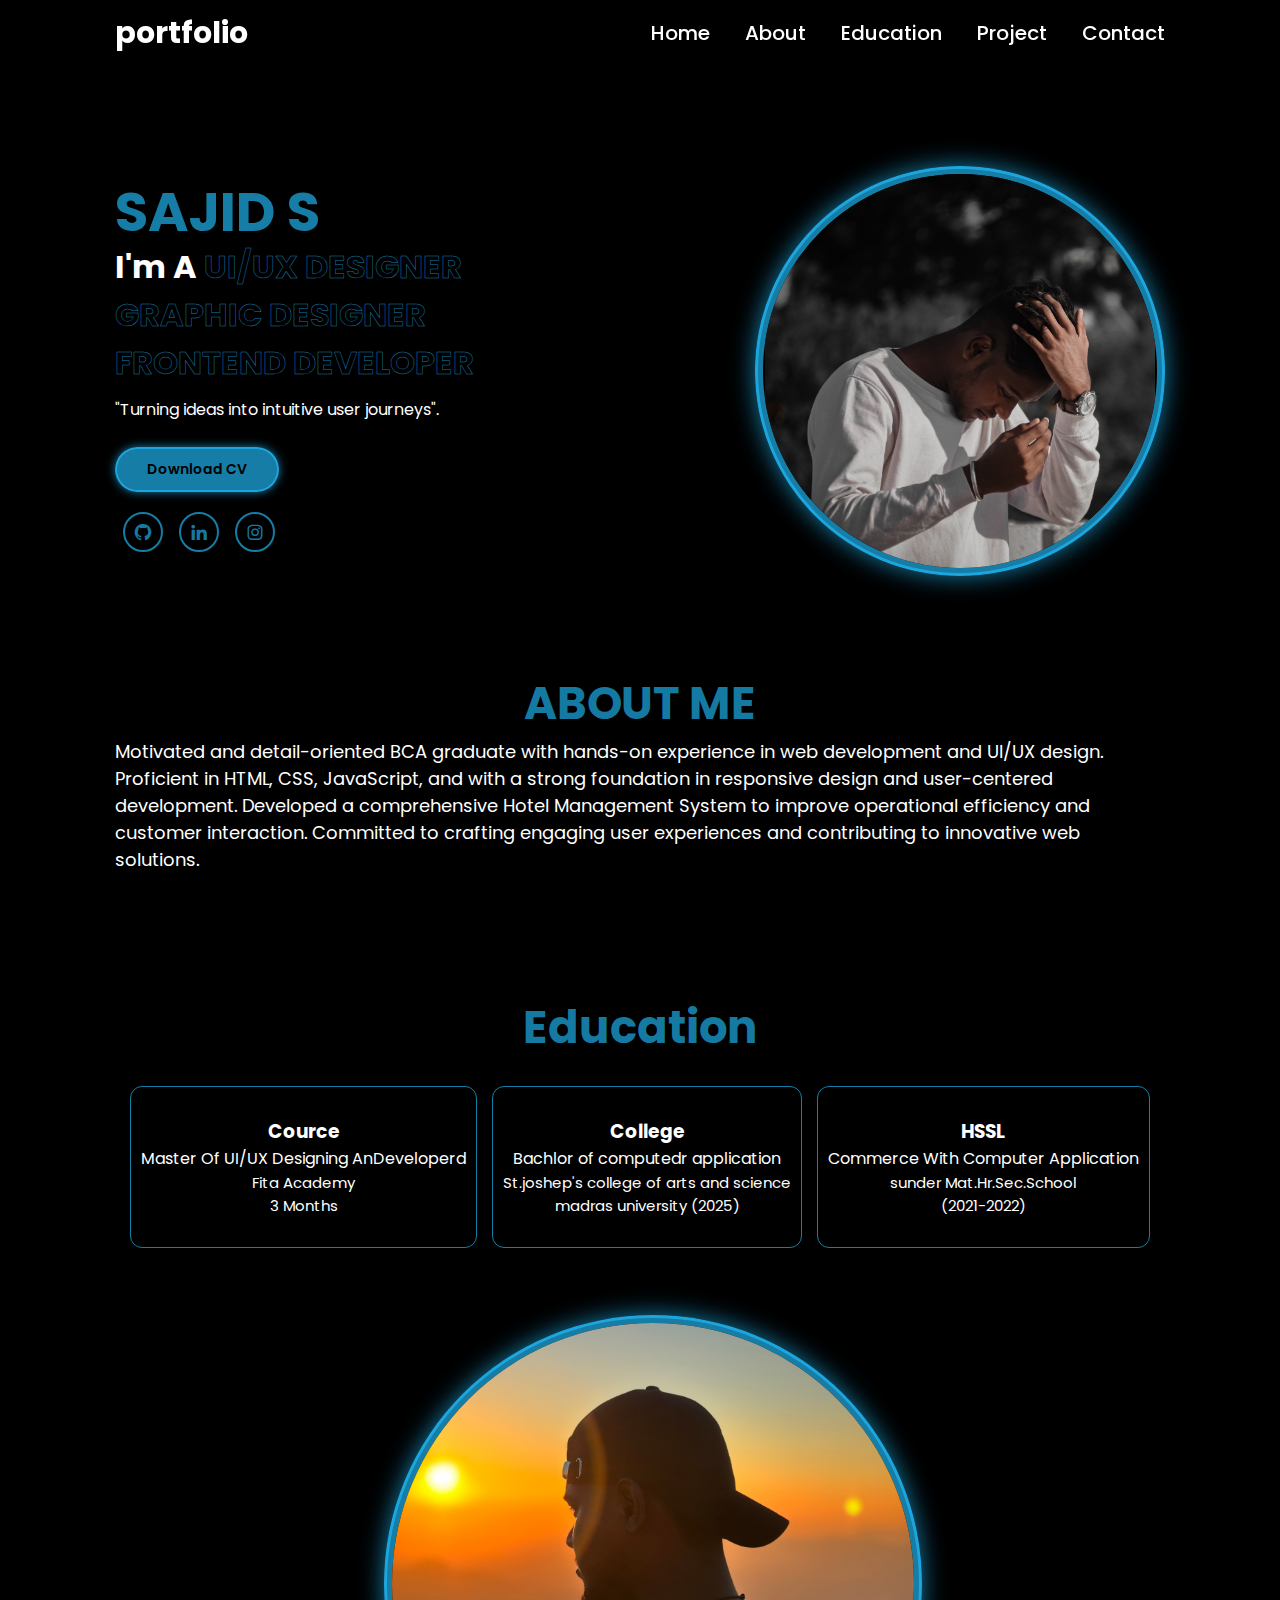
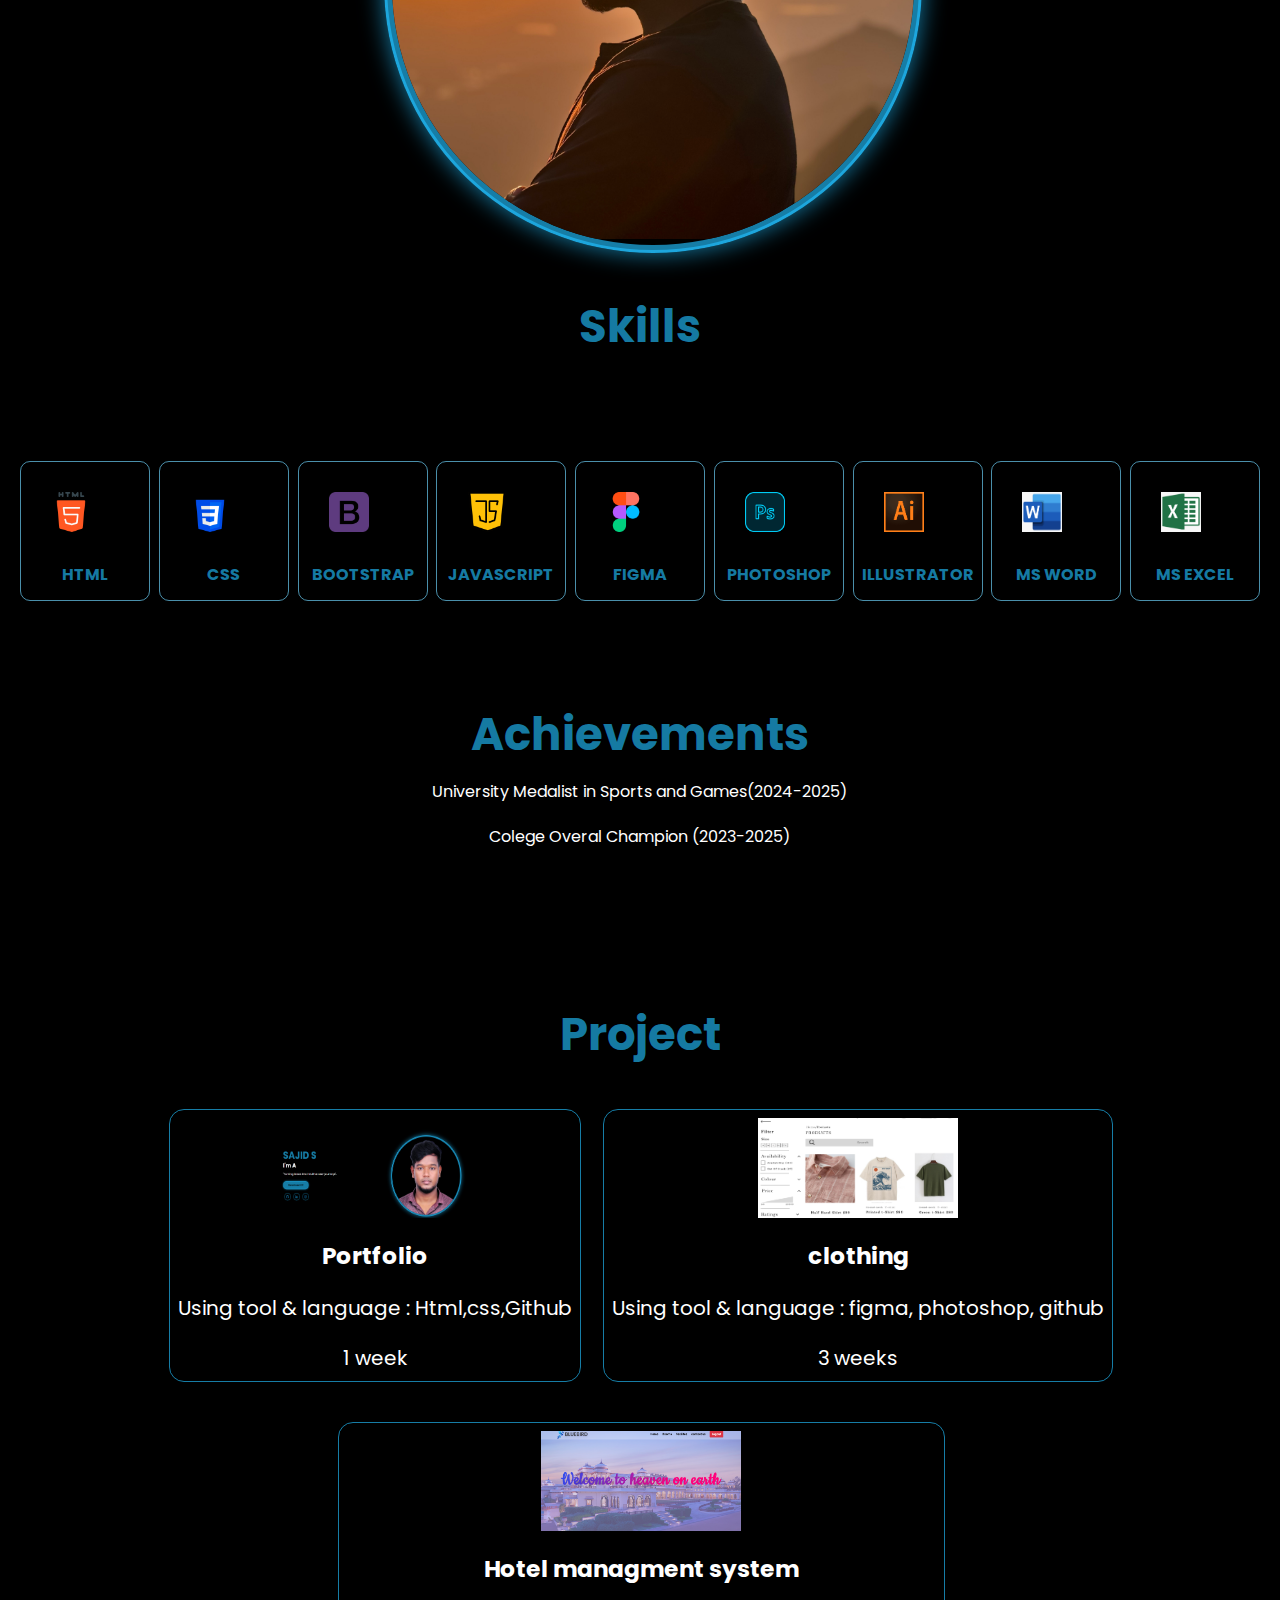
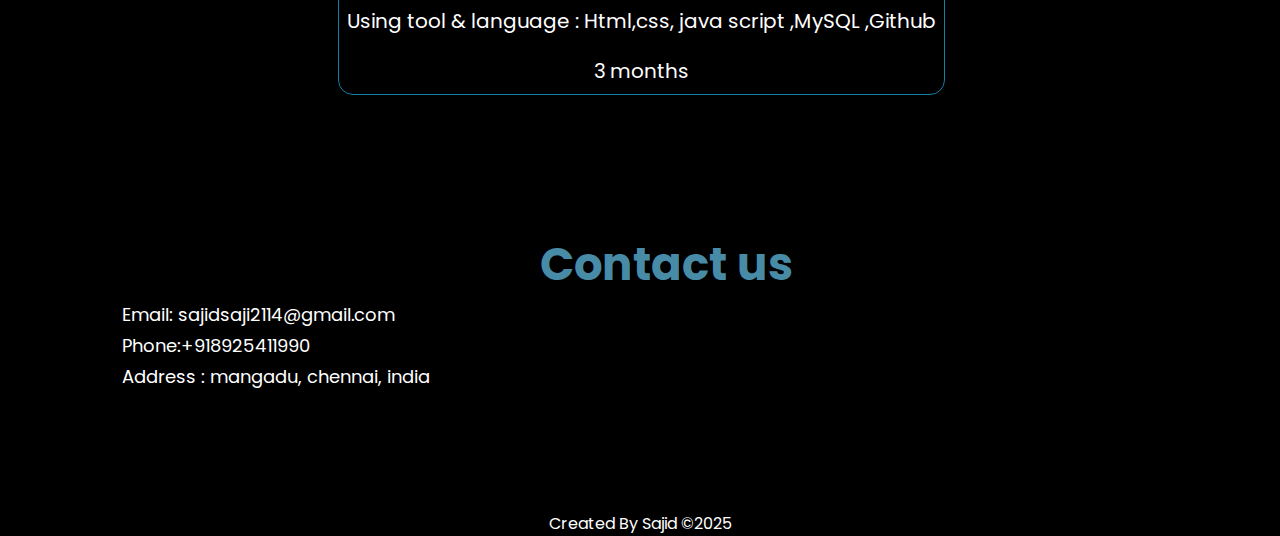
<file: index.html>
<!DOCTYPE html>
<html lang="en">
<head>
    <meta charset="UTF-8">
    <meta name="viewport" content="width=device-width, initial-scale=1.0">
    <title>portfolio</title>
    <link rel="stylesheet" href="style_responsive.css">
    <link href='https://unpkg.com/boxicons@2.1.4/css/boxicons.min.css' rel='stylesheet'>
    <meta name="viewport" content="width=device-width, initial-scale=1.0">
</head>
<body>
    <nav class="nav">  <a href="#" class="logo"> portfolio</a>
    <ul>
        <li ><a href="#">Home</a></li>
        <li><a href="#about">About</a></li>
        <li><a href="#education"> Education</a></li>
        <li><a href="#project">Project</a></li>
        <li><a href="#footer">Contact</a></li>
 </ul></nav>
 <section class="Home">
    <div class="nextline">
    <div class="homeinfo">
        <h1> SAJID S</h1>
        <h2> I'm A
             <span style="--i:3;">UI/UX DESIGNER </span>
              <span style="--i:2;"> GRAPHIC DESIGNER </span>
               <span style="--i:1;">FRONTEND DEVELOPER </span>
               <span>   </span>


        </h2>
        <P> "Turning ideas into intuitive user journeys".

</P>
    </div>
    <div class="btnsci">
        <a href="Resume sajid 1 (1).pdf" class="btn">Download CV </a>
        <div class="sci">
            <a href="https://github.com/sajid0204/portfolio.git"><i class='bx bxl-github'></i></a>
            <a href="https://www.linkedin.com/in/sajid02/"><i class='bx bxl-linkedin' ></i></a> 
            <a href="https://www.instagram.com/sajieee._?igsh=MWM5a2RxaWp3MDB6aQ%3D%3D&utm_source=qr"><i class='bx bxl-instagram'></i></a>
        </div>
    </div>
    </div>
    <div class="homeimg">
        <div class="imgbox">
            <div class="imgitem">
                <img src="IMG_20230115_182530_0297_Original.jpeg" alt="">
            </div>
        </div>
    </div>
</section>
 <section class="about" id="about">
    <div class="aboutinfo"> 
        <h1>ABOUT ME</h1>
        <p> Motivated and detail-oriented BCA graduate with hands-on experience in web development and UI/UX design. Proficient in HTML, CSS, JavaScript, and with a strong foundation in responsive design and user-centered
development. Developed a comprehensive Hotel Management System to improve operational efficiency and
customer interaction. Committed to crafting engaging user experiences and contributing to innovative web
solutions.</p>
    </div>
</section>
     <section class="education" id="education">
        <h1>Education</h1>
        <div class="content">
            <div class="title"><span>Education</span></div>
            <div class="boxes">
            <div class="box">
            <div class="topic"> <h3>Cource</h3>Master Of UI/UX Designing AnDeveloperd</div>
            <p>Fita Academy</p>
            <p>3 Months</p>
            </div>
             <div class="box">
            <div class="topic"> <h3>College</h3>Bachlor of computedr application </div>
            <p>St.joshep's college of arts and science </p>
             <p>madras university (2025)</p>
            </div>
             <div class="box">
            <div class="topic"><h3>HSSL</h3>Commerce With Computer Application</div>
            <p>sunder Mat.Hr.Sec.School</p>
            <p>(2021-2022)</p>
            <p></p>
            </div>
            

        </div>

     </section>
         <div class="homeimg1">
        <div class="imgbox">
            <div class="imgitem">
                <img src="IMG_1855.jpeg" alt="">
            </div>
        </div>
    </div>
     <section class="skills">
        <h1> Skills</h1>
        <div class="skillsinfo" >
            <div>
             <img src="html-5.png" alt="HTML">
             <h3>HTML</h3>
            </div>
            <div>
                <img src="css-3.png" alt=" CSS">
                <h3>CSS</h3>
            </div>
            <div>
                <img src="bootstrap.png" alt="BOOTSTRAP">
                <h3>BOOTSTRAP</h3>
            </div>
            <div>
                <img src="java-script.png" alt="JAVASCRIPT">
                <h3>JAVASCRIPT</h3>
            </div>
            <div> 
                <img src="figma.png" alt="figma">
                <h3> FIGMA </h3>
            </div>
            <div>
                <img src="photoshop.png" alt="">
                <h3> PHOTOSHOP</h3>
            </div>
            <div>
                <img src="illustrator.png" alt="">
                <h3> ILLUSTRATOR </h3>
            </div>
            <div>
                <img src="ms word.png" alt="">
                <h3> MS WORD</h3>
            </div>
            <div>
                <img src="ms excel.png" alt="">
                <h3> MS EXCEL</h3>
            </div>
        </div>
     </section>
     <section class="achi">
        <div>
            <h1> Achievements</h1>
            <li>
                <ul>University Medalist in Sports and Games(2024-2025)</ul>
                <ul> Colege Overal Champion (2023-2025) </ul>
            </li>
        </div>
     </section>
     <section class="pro" id="project">
        <div>
         <h1>Project </h1>

         <div class="proinfo">
            <img src="portfolio.png" alt="">
        <h3>Portfolio</h3>
        <p>Using tool & language : Html,css,Github</P>
        <p>1 week</p>
        </div>
         <div class="proinfo">
            <img src="clothin.png" alt="">
        <h3>clothing</h3>
        <P>Using tool & language :  figma, photoshop, github</P>
         <P>3 weeks</P>
        </div>
                 <div class="proinfo">
            <img src="Hotel managment system.png" alt="">
        <h3>Hotel managment system </h3>
        <P>Using tool & language : Html,css, java script ,MySQL ,Github</P>
         <P>3 months</P>
        </div>
        </div>
     </section>
     <section class="con" id="footer">
        <div class="coninfo">
            <h1>Contact us</h1>
            <p>Email: sajidsaji2114@gmail.com</p>
            <p>Phone:+918925411990</p>
            <p>Address : mangadu, chennai,  india</p>
        </div>
     </section>
    <footer>
        <div class="forter">
            <span>Created By
                <a href="#">Sajid</a>
                &#169;2025 
            </span>

        </div>
    </footer>
</body>
</html>
</file>
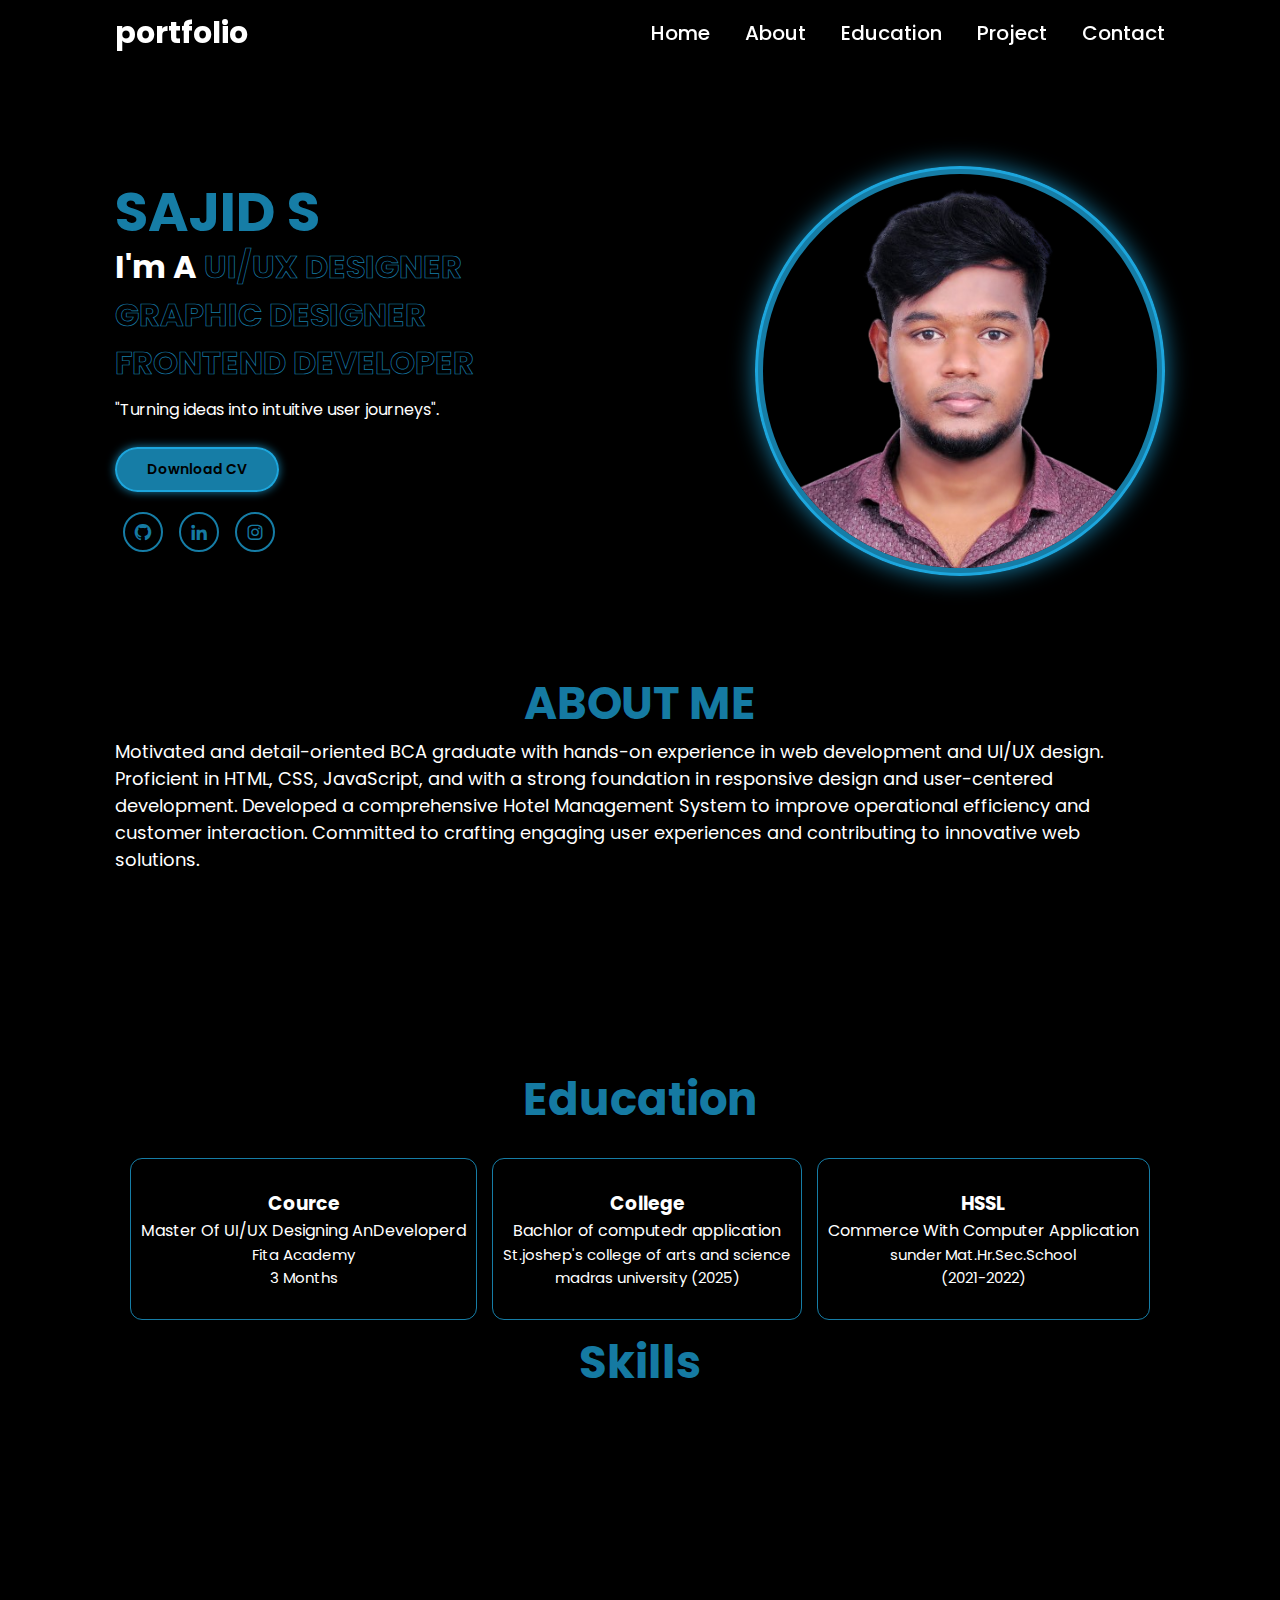
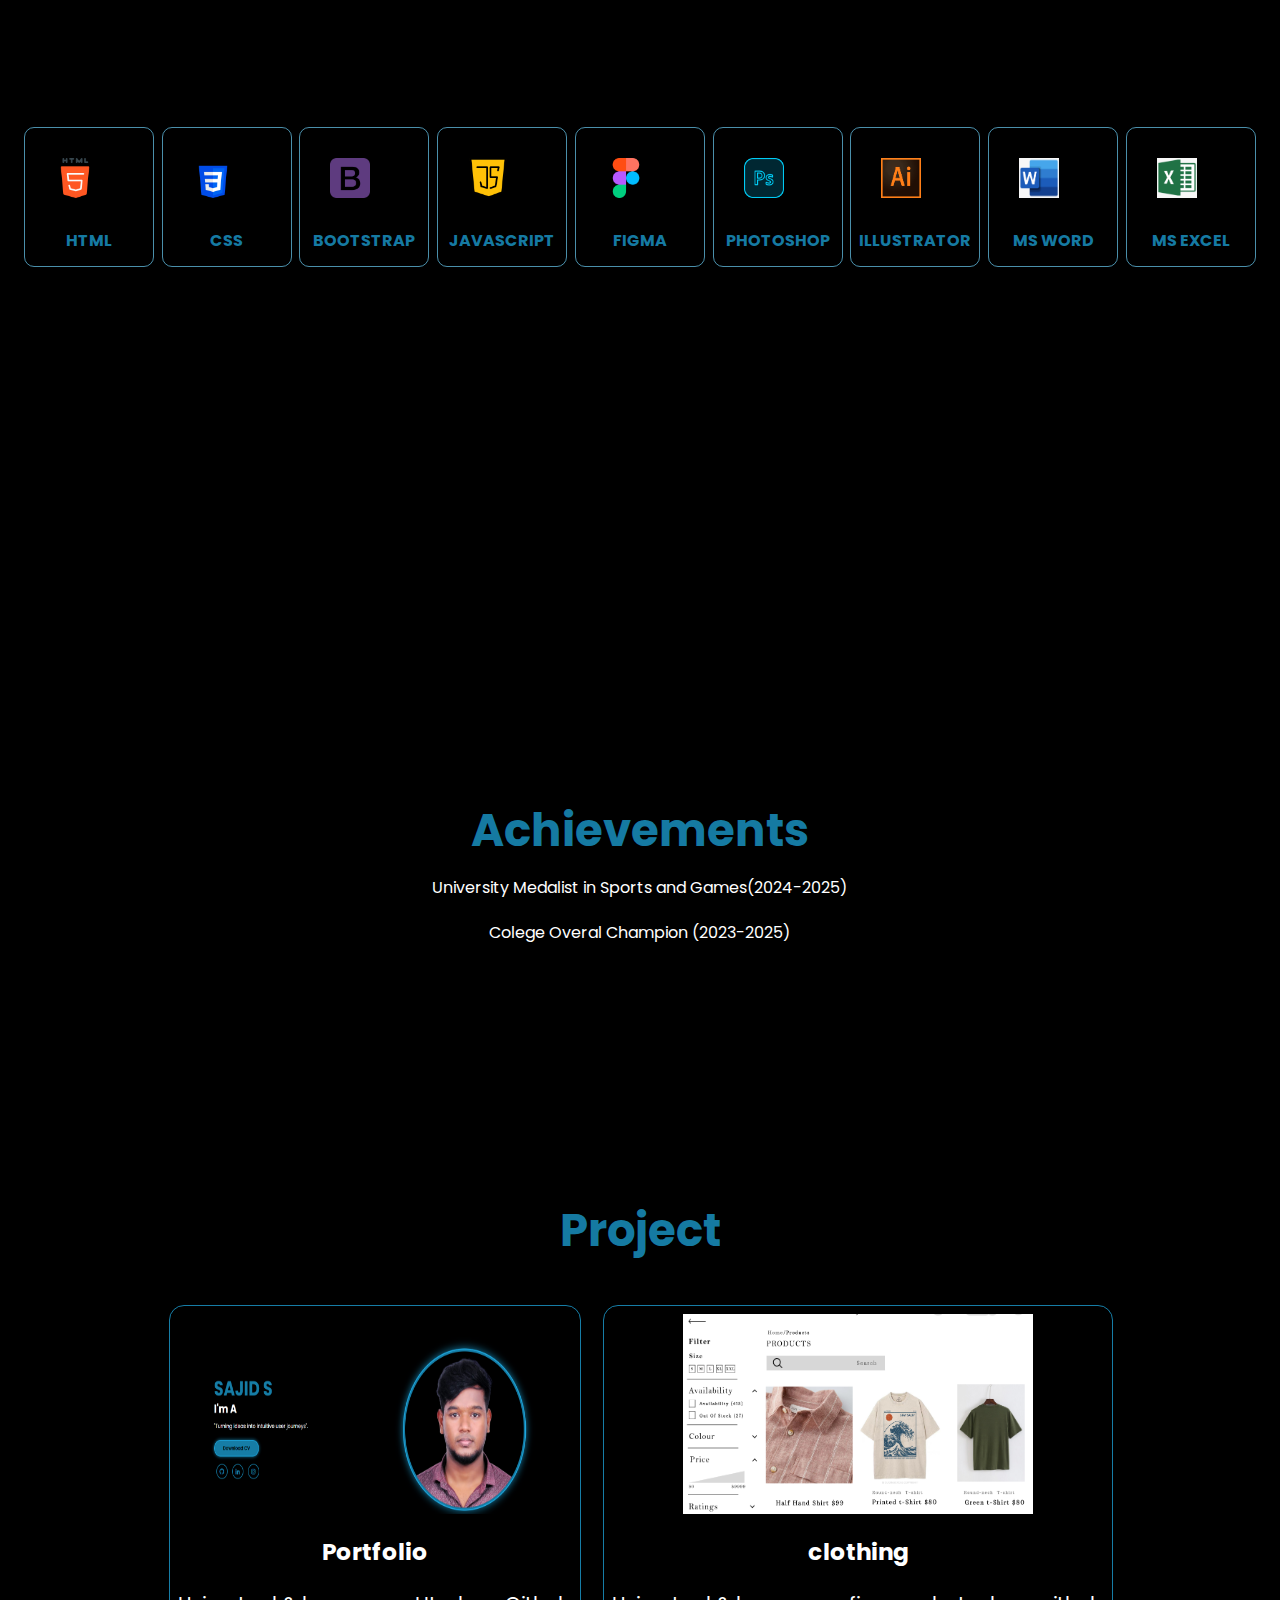
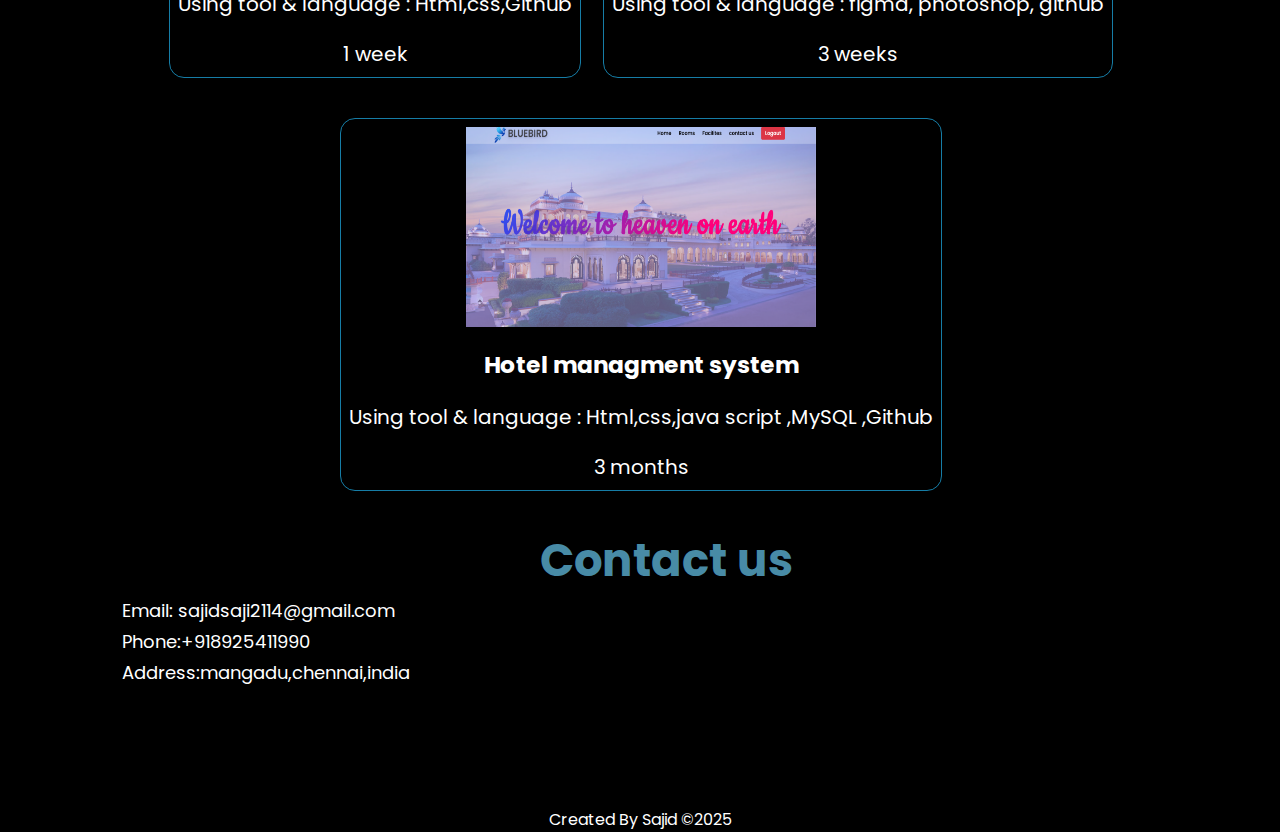
<file: portfolio-main/portfolio/index.html>
<!DOCTYPE html>
<html lang="en">
<head>
    <meta charset="UTF-8">
    <meta name="viewport" content="width=device-width, initial-scale=1.0">
    <title>portfolio</title>
    <link rel="stylesheet" href="style_responsive.css">
    <link href='https://unpkg.com/boxicons@2.1.4/css/boxicons.min.css' rel='stylesheet'>
    <meta name="viewport" content="width=device-width, initial-scale=1.0">
</head>
<body>
    <nav class="nav">  <a href="#" class="logo"> portfolio</a>
    <ul>
        <li ><a href="#">Home</a></li>
        <li><a href="#about">About</a></li>
        <li><a href="#education"> Education</a></li>
        <li><a href="#project">Project</a></li>
        <li><a href="#footer">Contact</a></li>
 </ul></nav>
 <section class="Home">
    <div class="nextline">
    <div class="homeinfo">
        <h1> SAJID S</h1>
        <h2> I'm A
             <span style="--i:3;">UI/UX DESIGNER </span>
              <span style="--i:2;"> GRAPHIC DESIGNER </span>
               <span style="--i:1;">FRONTEND DEVELOPER </span>
               <span>   </span>


        </h2>
        <P> "Turning ideas into intuitive user journeys".

</P>
    </div>
    <div class="btnsci">
        <a href="Resume sajid 1 (1).pdf" class="btn">Download CV </a>
        <div class="sci">
            <a href="https://github.com/sajid0204/portfolio.git"><i class='bx bxl-github'></i></a>
            <a href="https://www.linkedin.com/in/sajid02/"><i class='bx bxl-linkedin' ></i></a> 
            <a href="https://www.instagram.com/sajieee._?igsh=MWM5a2RxaWp3MDB6aQ%3D%3D&utm_source=qr"><i class='bx bxl-instagram'></i></a>
        </div>
    </div>
    </div>
    <div class="homeimg">
        <div class="imgbox">
            <div class="imgitem">
                <img src="IMG_4087-removebg-preview.png" alt="">
            </div>
        </div>
    </div>
</section>
 <section class="about" id="about">
    <div class="aboutinfo"> 
        <h1>ABOUT ME</h1>
        <p> Motivated and detail-oriented BCA graduate with hands-on experience in web development and UI/UX design. Proficient in HTML, CSS, JavaScript, and with a strong foundation in responsive design and user-centered
development. Developed a comprehensive Hotel Management System to improve operational efficiency and
customer interaction. Committed to crafting engaging user experiences and contributing to innovative web
solutions.</p>
    </div>
</section>
     <section class="education" id="education">
        <h1>Education</h1>
        <div class="content">
            <div class="title"><span>Education</span></div>
            <div class="boxes">
            <div class="box">
            <div class="topic"> <h3>Cource</h3>Master Of UI/UX Designing AnDeveloperd</div>
            <p>Fita Academy</p>
            <p>3 Months</p>
            </div>
             <div class="box">
            <div class="topic"> <h3>College</h3>Bachlor of computedr application </div>
            <p>St.joshep's college of arts and science </p>
             <p>madras university (2025)</p>
            </div>
             <div class="box">
            <div class="topic"><h3>HSSL</h3>Commerce With Computer Application</div>
            <p>sunder Mat.Hr.Sec.School</p>
            <p>(2021-2022)</p>
            <p></p>
            </div>
            

        </div>

     </section>
     <section class="skills">
        <h1> Skills</h1>
        <div class="skillsinfo" >
            <div>
             <img src="html-5.png" alt="HTML">
             <h3>HTML</h3>
            </div>
            <div>
                <img src="css-3.png" alt=" CSS">
                <h3>CSS</h3>
            </div>
            <div>
                <img src="bootstrap.png" alt="BOOTSTRAP">
                <h3>BOOTSTRAP</h3>
            </div>
            <div>
                <img src="java-script.png" alt="JAVASCRIPT">
                <h3>JAVASCRIPT</h3>
            </div>
            <div> 
                <img src="figma.png" alt="figma">
                <h3> FIGMA </h3>
            </div>
            <div>
                <img src="photoshop.png" alt="">
                <h3> PHOTOSHOP</h3>
            </div>
            <div>
                <img src="illustrator.png" alt="">
                <h3> ILLUSTRATOR </h3>
            </div>
            <div>
                <img src="ms word.png" alt="">
                <h3> MS WORD</h3>
            </div>
            <div>
                <img src="ms excel.png" alt="">
                <h3> MS EXCEL</h3>
            </div>
        </div>
     </section>
     <section class="achi">
        <div>
            <h1> Achievements</h1>
            <li>
                <ul>University Medalist in Sports and Games(2024-2025)</ul>
                <ul> Colege Overal Champion (2023-2025) </ul>
            </li>
        </div>
     </section>
     <section class="pro" id="project">
        <div>
         <h1>Project </h1>

         <div class="proinfo">
            <img src="portfolio.png" alt="">
        <h3>Portfolio</h3>
        <p>Using tool & language : Html,css,Github</P>
        <p>1 week</p>
        </div>
         <div class="proinfo">
            <img src="clothin.png" alt="">
        <h3>clothing</h3>
        <P>Using tool & language :  figma, photoshop, github</P>
         <P>3 weeks</P>
        </div>
                 <div class="proinfo">
            <img src="Hotel managment system.png" alt="">
        <h3>Hotel managment system </h3>
        <P>Using tool & language : Html,css,java script ,MySQL ,Github</P>
         <P>3 months</P>
        </div>
        </div>
     </section>
     <section class="con" id="footer">
        <div class="coninfo">
            <h1>Contact us</h1>
            <p>Email: sajidsaji2114@gmail.com</p>
            <p>Phone:+918925411990</p>
            <p>Address:mangadu,chennai,india</p>
        </div>
     </section>
    <footer>
        <div class="forter">
            <span>Created By
                <a href="#">Sajid</a>
                &#169;2025 
            </span>

        </div>
    </footer>
</body>
</html>
</file>
<file: style_responsive.css>
@import url('https://fonts.googleapis.com/css2?family=Poppins:ital,wght@0,100;0,200;0,300;0,400;0,500;0,600;0,700;0,800;0,900;1,100;1,200;1,300;1,400;1,500;1,600;1,700;1,800;1,900&display=swap');

*{
    margin: 0;
    padding: 0;
    box-sizing: border-box;
    font-family: 'poppins', sans-serif;
}
body{
    background: black;
    
}
html{
    scroll-behavior: smooth;
}
a{
    color: white;
    text-decoration: none;
}
.nav{
    position: sticky; top:0;
    background-color: rgba(0, 0, 0, 0.829);
    position: 0;
    left: 0;
    right: 0;
    flex-basis: 100%;
    padding: 10px 9%;
    display: flex;
    justify-content: space-between;
    align-items: center;
    z-index: 100;
}
.nav .logo{
    font-size: 30px;
    font-weight: 700;

}
@media screen and (max-width:400px) {
    .nav{
        width:100%;
    }
}
.nav ul {
    display: flex;
}
.nav ul li {
    list-style: none;
    margin-left: 35px;
}
.nav ul li a {
    font-size: 20px;
    font-weight: 500;
    transition: .5s;
}
.nav ul li:hover a ,
.nav ul li.active a {
    color: #21bbf8ab
}
.Home{
    display: flex;
    align-items: center;
    justify-content:space-between;
    height: 550px;
    width: 100%;
    padding:60px 9% 0;
    color: white;
}
@media screen and (max-width:400px) {
    .Home{
        width: 100%;
    }
    
}
.homeinfo h1{
    font-size: 55px;
    color: #21bbf8ab;
}
.homeinfo h2 {
    font-size: 32px;
    margin-top: -10px;
}
.homeinfo h2 span{
    display: inline-block;
    color: transparent;
    -webkit-text-stroke: .5px #21bbf8ab;
    animation: display-text 6s linear  infinite ;
    animation-delay: calc(-4s*var(--i));
}
@keyframes display-text {
    25%,100% 
    {
        display: none;
    }

}
.homeinfo p {
    display: flex;
    justify-content: flex-start;
    font-size: 16px;
    margin: 10px 0 25px;
}
.homeinfo .btnsci{
    display:flex;
    align-items: center;
}
.btn{
    display: inline-block;

    padding: 10px 30px;
    background-color:rgba(33, 187, 248, 0.671) ;
    border: 2px solid rgba(33, 187, 248, 0.671);
    border-radius: 40px;
    box-shadow:  0 0 10px rgba(33, 187, 248, 0.671);
    font-size: 14px;
    color: black;
    font-weight: 600;
    transition: .5s;
}
.nextline{
    display: flex;
    flex-direction: column;

}
.btn:hover{
    background-color:transparent ;
    color: rgba(33, 187, 248, 0.671) ;
    box-shadow:none;
}
  .btnsci .sci{
    display: flex;
    margin-top: 20px;
    margin-bottom: 20px;

}
  .btnsci .sci a {
    display: inline-flex;
    padding: 8px;
    border: 2px solid  rgba(33, 187, 248, 0.671);
    border-radius: 50%;
    font-size: 20px;
    color:  rgba(33, 187, 248, 0.671);
    margin: 0 8px;
    transition: .5s;
 }
   .btnsci .sci a:hover{
    background-color: rgba(33, 187, 248, 0.671)  ;
    color: black;
    box-shadow:  rgba(33, 187, 248, 0.671) ;
   }

 
.homeimg .imgbox {background-color: #21bbf8ab;
    width: 32vw;
    height: 32vw;
    border-radius: 50%;
    padding: 5px;
    cursor: pointer;
    transition:0.5s linear;
        border: 3px solid #21bbf8ab ;
                box-shadow: 0 0 25px  #21bbf8ab;
}
     .homeimg .imgbox:hover{
        transform: scale(1.1);
        box-shadow: 0 0 25px #21bbf8ab;
     }
.homeimg .imgbox .imgitem {
    position: relative;
    width: 100%;
    background-color: black;
    height: 100%;
    border-radius: 50%;
    display: flex;
    justify-content: center;
    overflow: hidden;
}
.homeimg .imgbox .imgitem img{
    position: absolute;
    display: block;
    width: 99%;
    object-fit: cover;
}
.about{
    display: flex;
    align-items: center;
    justify-content:space-between;
    height: 250px;
    width: 100%;
    padding:60px 9% 0;
    color: white;
}
@media screen and (max-width:400px) {
    .about{
        width:100%;
    }    
}
.about .aboutinfo h1 {
    font-size: 45px;
    color: #21bbf8ab;
    text-align: center
}
.about .aboutinfo p {
    font-size: 18px;
    display: contents;
    justify-content: flex-start;
}

 .education .boxes{
    display: flex;
    justify-content:space-evenly;
    align-items: center;
    border-color: 1px #21bbf8ab;
    height: 100px;
    width: 100%;
    margin-bottom: 10%;
    padding: 60px 9% 0;

   }
   @media screen and (max-width:400px) {
     .education{ 
        width:100%;
    }    
}
   .education  h1{
    font-size: 45px;
    color: #21bbf8ab;
    text-align: center;
    margin-top:10%;
   }
   .education .boxes .box{
    margin: 20px 0;
    width: calc(100% /3-20px);
    text-align: center;
    border-radius: 12px;
    padding:30px 10px;
 border: 1px solid  rgba(33, 187, 248, 0.671);
    cursor: default;
    color: white;
    transition: all 0.4s ease;
   }
   .education .boxes .box:hover{

    box-shadow: 0 0 25px #21bbf8ab;
    color: white;
   }
   .education .boxes .box .icon{
    height: 50px;
    width: 50px;
    background-color:#21bbf8ab;
    border-radius: 50%;
    text-align: center;
    line-height: 50px;
    font-size: 18px;
    color: white;
    margin: 0 auto 10px auto;
    transition: all 0.4s ease;
   }
   .box p{
    font-size: 15px;
   }
   .education .boxes .box:hover .topic,
   .education .boxes .box:hover p{
    color: white;
    transition: all 0.4s ease;
   }
   .education .boxes .box:hover .topic,
   .education .boxes .box:hover p{
    color: white;
   }
.icon{
  width: 300px;
  height: 2080px;
}
.homeimg1 .imgbox {background-color: #21bbf8ab;
    width: 42vw;
    height: 42vw;
    border-radius: 50%;
    padding: 5px;
    margin-left: 30%;
    cursor: pointer;
    transition:0.5s linear;
        border: 3px solid #21bbf8ab ;
                box-shadow: 0 0 25px  #21bbf8ab;
}
     .homeimg1 .imgbox:hover{
        transform: scale(1.1);
        box-shadow: 0 0 25px #21bbf8ab;
     }
.homeimg1 .imgbox .imgitem {
    position: relative;
    width: 100%;
    background-color: black;
    height: 100%;
    border-radius: 50%;
    display: flex;
    justify-content: center;
    overflow: hidden;
}
.homeimg1 .imgbox .imgitem img{
    position: absolute;
    display: block;
    width: 100%;
    margin-bottom: 20px;
    object-fit: cover;
}
.skills{
    display: flex;
    flex-wrap: wrap;
    justify-content: space-around;
    margin: 20px;
    margin-top: 20px;
}
.skills h1{
    color: #21bbf8ab;
    font-size: 45px;
    text-align: center;
    margin-top: 20px;
    margin-bottom: 100px;
}
.skills .skillsinfo{
    display: flex;
    flex-wrap: wrap;
    justify-content: space-evenly;
    justify-content: space-between;
    align-items: center;
    text-align: center;
   height: 40px;
    width: 100%;
}
.skills .skillsinfo img{
    display: flex;
    justify-content: space-between;
    text-align: center;
    height: 40px;
    width: 40px;
    margin: 30px;  
    margin-left: 45 px;
}
.skills .skillsinfo h3{
    font-size: 16px;
    color: #21bbf8ab;
    text-align: center;
    
}
.skills .skillsinfo div{
    border: 1px solid #6fd5fdab;
    border-radius: 10px;
    width: 130px;
    height: 140px;   
}
.skills .skillsinfo :hover{
    box-shadow: 0 0 25px #21bbf8ab;   
}
.achi{
    height: 100px;
    width: 100%;
    margin-top: 200px;
}
 .achi h1{
 color: #21bbf8ab;
 text-align: center;
 font-size: 45px;
}
.achi li ul {
    color: white;
    text-align: center;
    padding: 10px;
}
.pro{
    display: flex;
    justify-content: space-around;
    text-align: center;
    height: 700px;
    width: 100%;
    margin-top: 200px;
    color: white;
}

.pro h1{
    font-size: 45px;
    color: #21bbf8ab;
    text-align: center;
    margin-bottom: 20px;
}

    .pro .proinfo{
        align-items: center;
        justify-content: center;
        display: flex;
        flex-direction: column;
        gap: 20px;
        margin: 70px;
        margin-left: 10px;
     display: inline-flex;
    padding: 8px;
    border: 1px solid  rgba(33, 187, 248, 0.671);
    border-radius: 15PX;
    font-size: 20px;
    color:  rgb(255, 255, 255);
    margin: 20px 8px;
    margin-left: 10px;
    transition: .5s;

    }
    .pro .proinfo img{
        height: 100px;
        width: 200px;
    }
      
     .pro .proinfo:hover{
    color: rgb(255, 255, 255);
    box-shadow: 0 0 25px #21bbf8ab;
    } 

    .con{
        display: flex;
        background-color: rgba(0, 0, 0, 0.212);
        justify-content:start;
        text-align: center;
        height: 400px;
        width: 100%;
        padding: 120px;
        margin-top:10px ;
        gap: 10px;
    }
    .con .coninfo h1{
        margin-left: 420px;
        font-size: 45px;
        color: #6fd5fdab;
        align-items: center;
        display: flex;
        justify-content: center;
    }
    .con .coninfo p{
        text-align: start;
        font-size: 18px;
        color: white ;
        padding: 2px;
    }
.forter{
    display: flex;
    justify-content: center;
    text-align: center;
    color: white;
}


/* ===============================================
   Responsive Design Improvements
   =============================================== */

/* Mobile Devices (max-width: 600px) */
@media screen and (max-width: 600px) {
    .nav {
        flex-direction: column;
        align-items: flex-start;
    }
    .nav ul {
        flex-direction: column;
        width: 100%;
        margin-top: 10px;
    }
    .nav ul li {
        margin: 10px 0;
    }
    .Home, .about, .education .boxes, .skills, .pro, .con {
        flex-direction: column;
        height: auto;
        padding: 20px;
    }
    .homeinfo h1 {
        font-size: 32px;
    }
    .homeinfo h2 {
        font-size: 20px;
    }
    .homeimg .imgbox {
        width: 70vw;
        height: 70vw;
    }
    .education .boxes .box {
        width: 100%;
        margin: 10px 0;
    }
    .skills{
    display: flex;
    flex-wrap: wrap;
    justify-content: space-around;
    margin: 20px;
}
.skills h1{
    color: #21bbf8ab;
    font-size: 45px;
    text-align: center;
    margin-top: 50px;
    margin-bottom: 100px;
}
.skills .skillsinfo{
    display: flex;
    flex-wrap: wrap;
    justify-content: space-around;
    align-items: center;
    text-align: center;
   height: 400px;
    width: 100%;
}
.skills .skillsinfo img{
    display: flex;
    justify-content: space-between;
    text-align: center;
    height: 40px;
    width: 40px;
    margin: 30px;  
    margin-left: 45 px;
}
.skills .skillsinfo h3{
    font-size: 16px;
    color: #21bbf8ab;
    text-align: center;
    
}
.skills .skillsinfo div{
    border: 1px solid #6fd5fdab;
    border-radius: 10px;
    width: 130px;
    height: 140px;
    
}
.skills .skillsinfo :hover{
    box-shadow: 0 0 25px #21bbf8ab;
    
}
.achi{
    height: 200px;
    width: 100%;
    margin-top: 300px;
}
 .achi h1{
 color: #21bbf8ab;
 text-align: center;
 font-size: 45px;
}
.achi li ul {
    color: white;
    text-align: center;
    padding: 10px;
}
    
    .pro {
        margin-top: 50px;
    }
    .con {
        padding: 20px;
        flex-direction: column;
        align-items: flex-start;
    }
    .con .coninfo h1 {
        margin-left: 0;
        font-size: 28px;
    }
}

/* Tablets (601px to 1024px) */
@media screen and (min-width: 601px) and (max-width: 1024px) {
    .Home, .about, .education .boxes, .skills, .pro, .con {
        flex-direction: column;
        padding: 40px;
        height: auto;
    }
    .homeinfo h1 {
        font-size: 40px;
    }
    .homeinfo h2 {
        font-size: 26px;
    }
    .homeimg .imgbox {
        width: 50vw;
        height: 50vw;
    }
    .education .boxes .box {
        width: 80%;
        margin: 15px 0;
    }
    .skills .skillsinfo img {
        height: 90px;
        width: 90px;
    }
}

/* Large Screens (Desktop) */
@media screen and (min-width: 1025px) {
    /* Keep original styling, no major overrides */
}
</file>
<file: portfolio-main/portfolio/style_responsive.css>
@import url('https://fonts.googleapis.com/css2?family=Poppins:ital,wght@0,100;0,200;0,300;0,400;0,500;0,600;0,700;0,800;0,900;1,100;1,200;1,300;1,400;1,500;1,600;1,700;1,800;1,900&display=swap');

*{
    margin: 0;
    padding: 0;
    box-sizing: border-box;
    font-family: 'poppins', sans-serif;
}
body{
    background: black;
    
}
html{
    scroll-behavior: smooth;
}
a{
    color: white;
    text-decoration: none;
}
.nav{
    position: sticky; top:0;
    background-color: rgba(0, 0, 0, 0.829);
    position: 0;
    left: 0;
    right: 0;
    flex-basis: 100%;
    padding: 10px 9%;
    display: flex;
    justify-content: space-between;
    align-items: center;
    z-index: 100;
}
.nav .logo{
    font-size: 30px;
    font-weight: 700;

}
@media screen and (max-width:400px) {
    .nav{
        width:100%;
    }
}
.nav ul {
    display: flex;
}
.nav ul li {
    list-style: none;
    margin-left: 35px;
}
.nav ul li a {
    font-size: 20px;
    font-weight: 500;
    transition: .5s;
}
.nav ul li:hover a ,
.nav ul li.active a {
    color: #21bbf8ab
}
.Home{
    display: flex;
    align-items: center;
    justify-content:space-between;
    height: 550px;
    width: 100%;
    padding:60px 9% 0;
    color: white;
}
@media screen and (max-width:400px) {
    .Home{
        width: 100%;
    }
    
}
.homeinfo h1{
    font-size: 55px;
    color: #21bbf8ab;
}
.homeinfo h2 {
    font-size: 32px;
    margin-top: -10px;
}
.homeinfo h2 span{
    display: inline-block;
    color: transparent;
    -webkit-text-stroke: .7px #21bbf8ab;
    animation: display-text 6s linear  infinite ;
    animation-delay: calc(-4s*var(--i));
}
@keyframes display-text {
    25%,100% 
    {
        display: none;
    }

}
.homeinfo p {
    display: flex;
    justify-content: flex-start;
    font-size: 16px;
    margin: 10px 0 25px;
}
.homeinfo .btnsci{
    display:flex;
    align-items: center;
}
.btn{
    display: inline-block;

    padding: 10px 30px;
    background-color:rgba(33, 187, 248, 0.671) ;
    border: 2px solid rgba(33, 187, 248, 0.671);
    border-radius: 40px;
    box-shadow:  0 0 10px rgba(33, 187, 248, 0.671);
    font-size: 14px;
    color: black;
    font-weight: 600;
    transition: .5s;
}
.nextline{
    display: flex;
    flex-direction: column;

}
.btn:hover{
    background-color:transparent ;
    color: rgba(33, 187, 248, 0.671) ;
    box-shadow:none;
}
  .btnsci .sci{
    display: flex;
    margin-top: 20px;
    margin-bottom: 20px;

}
  .btnsci .sci a {
    display: inline-flex;
    padding: 8px;
    border: 2px solid  rgba(33, 187, 248, 0.671);
    border-radius: 50%;
    font-size: 20px;
    color:  rgba(33, 187, 248, 0.671);
    margin: 0 8px;
    transition: .5s;
 }
   .btnsci .sci a:hover{
    background-color: rgba(33, 187, 248, 0.671)  ;
    color: black;
    box-shadow:  rgba(33, 187, 248, 0.671) ;
   }

 
.homeimg .imgbox {background-color: #21bbf8ab;
    width: 32vw;
    height: 32vw;
    border-radius: 50%;
    padding: 5px;
    cursor: pointer;
    transition:0.5s linear;
        border: 3px solid #21bbf8ab ;
                box-shadow: 0 0 25px  #21bbf8ab;
}
     .homeimg .imgbox:hover{
        transform: scale(1.1);
        box-shadow: 0 0 25px #21bbf8ab;
     }
.homeimg .imgbox .imgitem {
    position: relative;
    width: 100%;
    background-color: black;
    height: 100%;
    border-radius: 50%;
    display: flex;
    justify-content: center;
    overflow: hidden;
}
.homeimg .imgbox .imgitem img{
    position: absolute;
    display: block;
    width: 85%;
    object-fit: cover;
}
.about{
    display: flex;
    align-items: center;
    justify-content:space-between;
    height: 250px;
    width: 100%;
    padding:60px 9% 0;
    color: white;
}
@media screen and (max-width:400px) {
    .about{
        width:100%;
    }    
}
.about .aboutinfo h1 {
    font-size: 45px;
    color: #21bbf8ab;
    text-align: center
}
.about .aboutinfo p {
    font-size: 18px;
    display: contents;
    justify-content: flex-start;
}

 .education .boxes{
    display: flex;
    justify-content:space-evenly;
    align-items: center;
    border-color: 1px #21bbf8ab;
    height: 100px;
    width: 100%;
    padding: 60px 9% 0;

   }
   @media screen and (max-width:400px) {
     .education{ 
        width:100%;
    }    
}
   .education  h1{
    font-size: 45px;
    color: #21bbf8ab;
    text-align: center;
    margin-top: 200px;
   }
   .education .boxes .box{
    margin: 20px 0;
    width: calc(100% /3-20px);
    text-align: center;
    border-radius: 12px;
    padding:30px 10px;
 border: 1px solid  rgba(33, 187, 248, 0.671);
    cursor: default;
    color: white;
    transition: all 0.4s ease;
   }
   .education .boxes .box:hover{

    box-shadow: 0 0 25px #21bbf8ab;
    color: white;
   }
   .education .boxes .box .icon{
    height: 50px;
    width: 50px;
    background-color:#21bbf8ab;
    border-radius: 50%;
    text-align: center;
    line-height: 50px;
    font-size: 18px;
    color: white;
    margin: 0 auto 10px auto;
    transition: all 0.4s ease;
   }
   .box p{
    font-size: 15px;
   }
   .education .boxes .box:hover .topic,
   .education .boxes .box:hover p{
    color: white;
    transition: all 0.4s ease;
   }
   .education .boxes .box:hover .topic,
   .education .boxes .box:hover p{
    color: white;
   }
.icon{
  width: 300px;
  height: 2080px;
}
.skills{
    display: flex;
    flex-wrap: wrap;
    justify-content: space-around;
    margin: 20px;
}
.skills h1{
    color: #21bbf8ab;
    font-size: 45px;
    text-align: center;
    margin-top: 50px;
    margin-bottom: 100px;
}
.skills .skillsinfo{
    display: flex;
    flex-wrap: wrap;
    justify-content: space-around;
    align-items: center;
    text-align: center;
   height: 600px;
    width: 100%;
}
.skills .skillsinfo img{
    display: flex;
    justify-content: space-between;
    text-align: center;
    height: 40px;
    width: 40px;
    margin: 30px;  
    margin-left: 45 px;
}
.skills .skillsinfo h3{
    font-size: 16px;
    color: #21bbf8ab;
    text-align: center;
    
}
.skills .skillsinfo div{
    border: 1px solid #6fd5fdab;
    border-radius: 10px;
    width: 130px;
    height: 140px;
    
}
.skills .skillsinfo :hover{
    box-shadow: 0 0 25px #21bbf8ab;
    
}
.achi{
    height: 200px;
    width: 100%;
    margin-top: 300px;
}
 .achi h1{
 color: #21bbf8ab;
 text-align: center;
 font-size: 45px;
}
.achi li ul {
    color: white;
    text-align: center;
    padding: 10px;
}
.pro{
    display: flex;
    justify-content: space-around;
    text-align: center;
    height: 800px;
    width: 100%;
    margin-top: 200px;
    color: white;
}

.pro h1{
    font-size: 45px;
    color: #21bbf8ab;
    text-align: center;
    margin-bottom: 20px;
}

    .pro .proinfo{
        align-items: center;
        justify-content: center;
        display: flex;
        flex-direction: column;
        gap: 20px;
        margin: 70px;
        margin-left: 10px;
     display: inline-flex;
    padding: 8px;
    border: 1px solid  rgba(33, 187, 248, 0.671);
    border-radius: 15PX;
    font-size: 20px;
    color:  rgb(255, 255, 255);
    margin: 20px 8px;
    margin-left: 10px;
    transition: .5s;

    }
    .pro .proinfo img{
        height: 200px;
        width: 350px;
    }
      
     .pro .proinfo:hover{
    color: rgb(255, 255, 255);
    box-shadow: 0 0 25px #21bbf8ab;
    } 

    .con{
        display: flex;
        background-color: rgba(0, 0, 0, 0.212);
        justify-content:start;
        text-align: center;
        height: 400px;
        width: 100%;
        padding: 120px;
        margin-top:10px ;
        gap: 10px;
    }
    .con .coninfo h1{
        margin-left: 420px;
        font-size: 45px;
        color: #6fd5fdab;
        align-items: center;
        display: flex;
        justify-content: center;
    }
    .con .coninfo p{
        text-align: start;
        font-size: 18px;
        color: white ;
        padding: 2px;
    }
.forter{
    display: flex;
    justify-content: center;
    text-align: center;
    color: white;
}


/* ===============================================
   Responsive Design Improvements
   =============================================== */

/* Mobile Devices (max-width: 600px) */
@media screen and (max-width: 600px) {
    .nav {
        flex-direction: column;
        align-items: flex-start;
    }
    .nav ul {
        flex-direction: column;
        width: 100%;
        margin-top: 10px;
    }
    .nav ul li {
        margin: 10px 0;
    }
    .Home, .about, .education .boxes, .skills, .pro, .con {
        flex-direction: column;
        height: auto;
        padding: 20px;
    }
    .homeinfo h1 {
        font-size: 32px;
    }
    .homeinfo h2 {
        font-size: 20px;
    }
    .homeimg .imgbox {
        width: 70vw;
        height: 70vw;
    }
    .education .boxes .box {
        width: 100%;
        margin: 10px 0;
    }
    .skills{
    display: flex;
    flex-wrap: wrap;
    justify-content: space-around;
    margin: 20px;
}
.skills h1{
    color: #21bbf8ab;
    font-size: 45px;
    text-align: center;
    margin-top: 50px;
    margin-bottom: 100px;
}
.skills .skillsinfo{
    display: flex;
    flex-wrap: wrap;
    justify-content: space-around;
    align-items: center;
    text-align: center;
   height: 600px;
    width: 100%;
}
.skills .skillsinfo img{
    display: flex;
    justify-content: space-between;
    text-align: center;
    height: 40px;
    width: 40px;
    margin: 30px;  
    margin-left: 45 px;
}
.skills .skillsinfo h3{
    font-size: 16px;
    color: #21bbf8ab;
    text-align: center;
    
}
.skills .skillsinfo div{
    border: 1px solid #6fd5fdab;
    border-radius: 10px;
    width: 130px;
    height: 140px;
    
}
.skills .skillsinfo :hover{
    box-shadow: 0 0 25px #21bbf8ab;
    
}
.achi{
    height: 200px;
    width: 100%;
    margin-top: 300px;
}
 .achi h1{
 color: #21bbf8ab;
 text-align: center;
 font-size: 45px;
}
.achi li ul {
    color: white;
    text-align: center;
    padding: 10px;
}
    
    .pro {
        margin-top: 50px;
    }
    .con {
        padding: 20px;
        flex-direction: column;
        align-items: flex-start;
    }
    .con .coninfo h1 {
        margin-left: 0;
        font-size: 28px;
    }
}

/* Tablets (601px to 1024px) */
@media screen and (min-width: 601px) and (max-width: 1024px) {
    .Home, .about, .education .boxes, .skills, .pro, .con {
        flex-direction: column;
        padding: 40px;
        height: auto;
    }
    .homeinfo h1 {
        font-size: 40px;
    }
    .homeinfo h2 {
        font-size: 26px;
    }
    .homeimg .imgbox {
        width: 50vw;
        height: 50vw;
    }
    .education .boxes .box {
        width: 80%;
        margin: 15px 0;
    }
    .skills .skillsinfo img {
        height: 90px;
        width: 90px;
    }
}

/* Large Screens (Desktop) */
@media screen and (min-width: 1025px) {
    /* Keep original styling, no major overrides */
}
</file>
